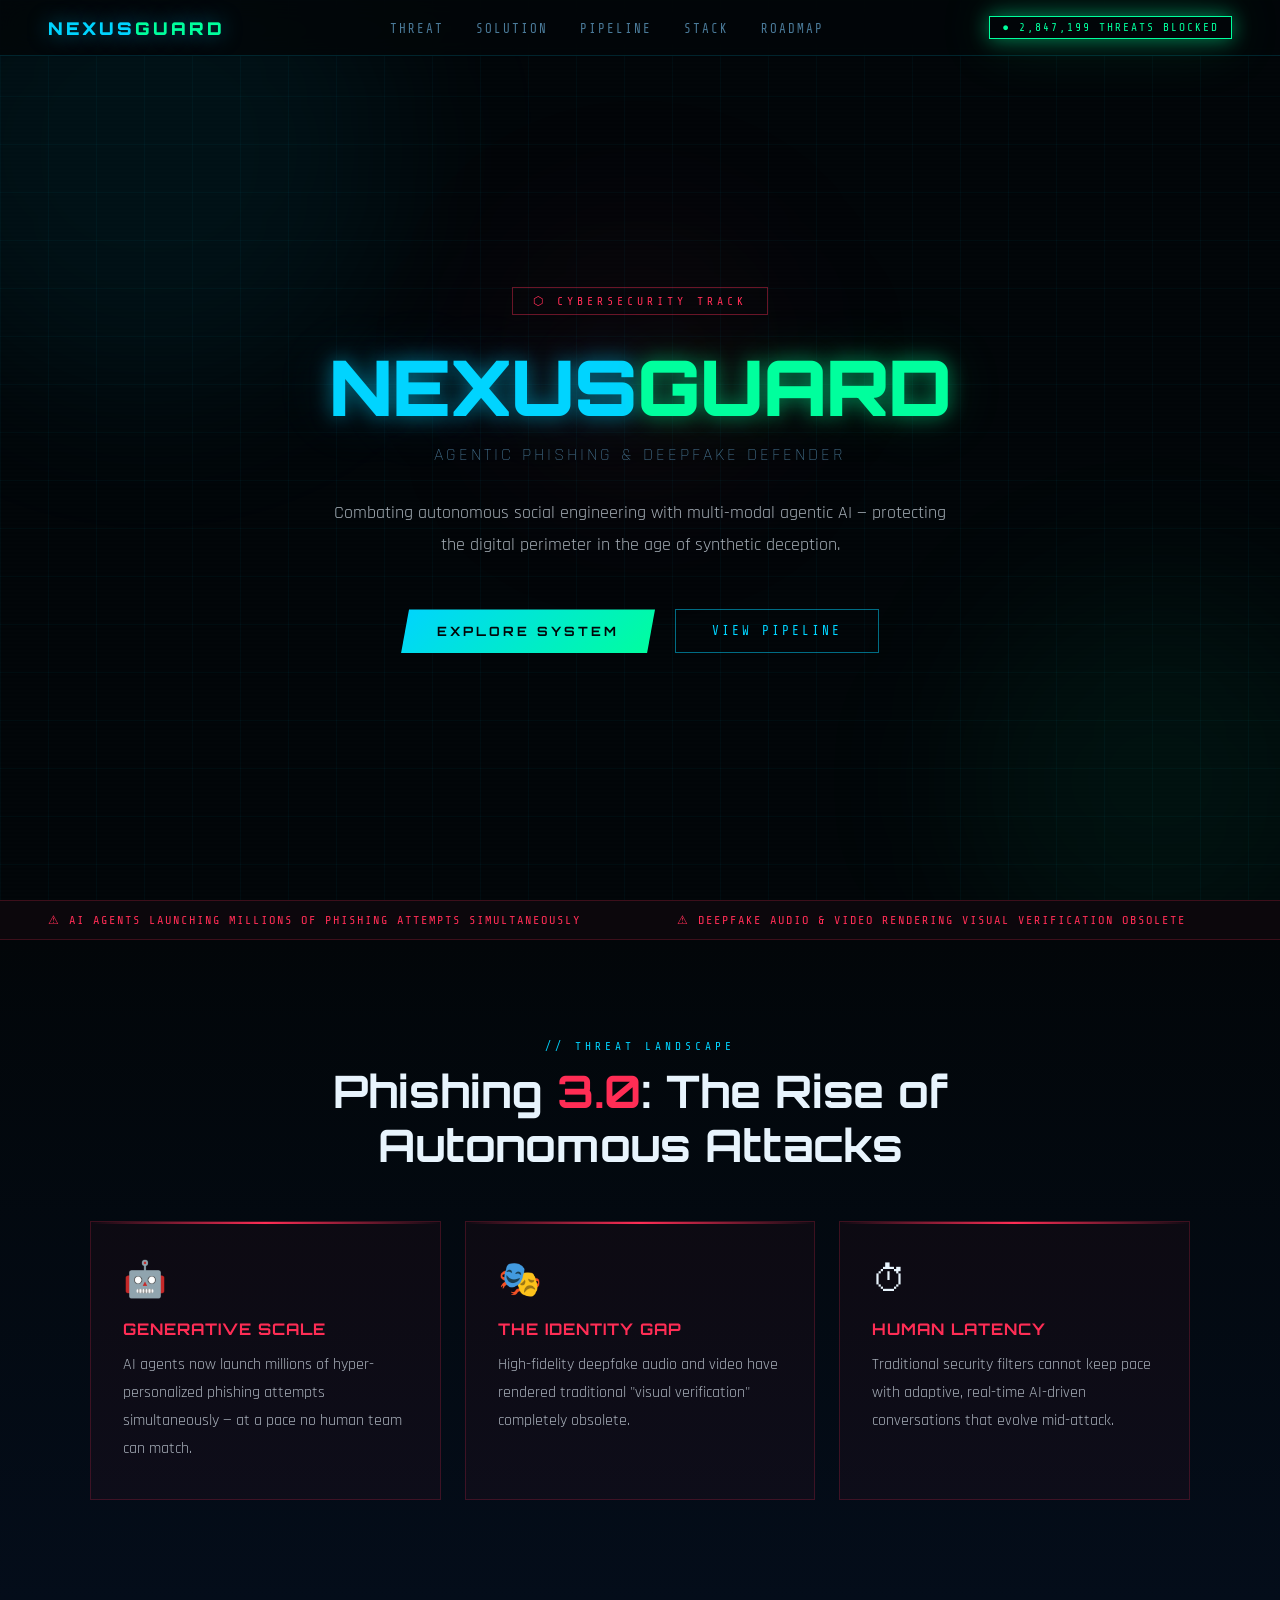
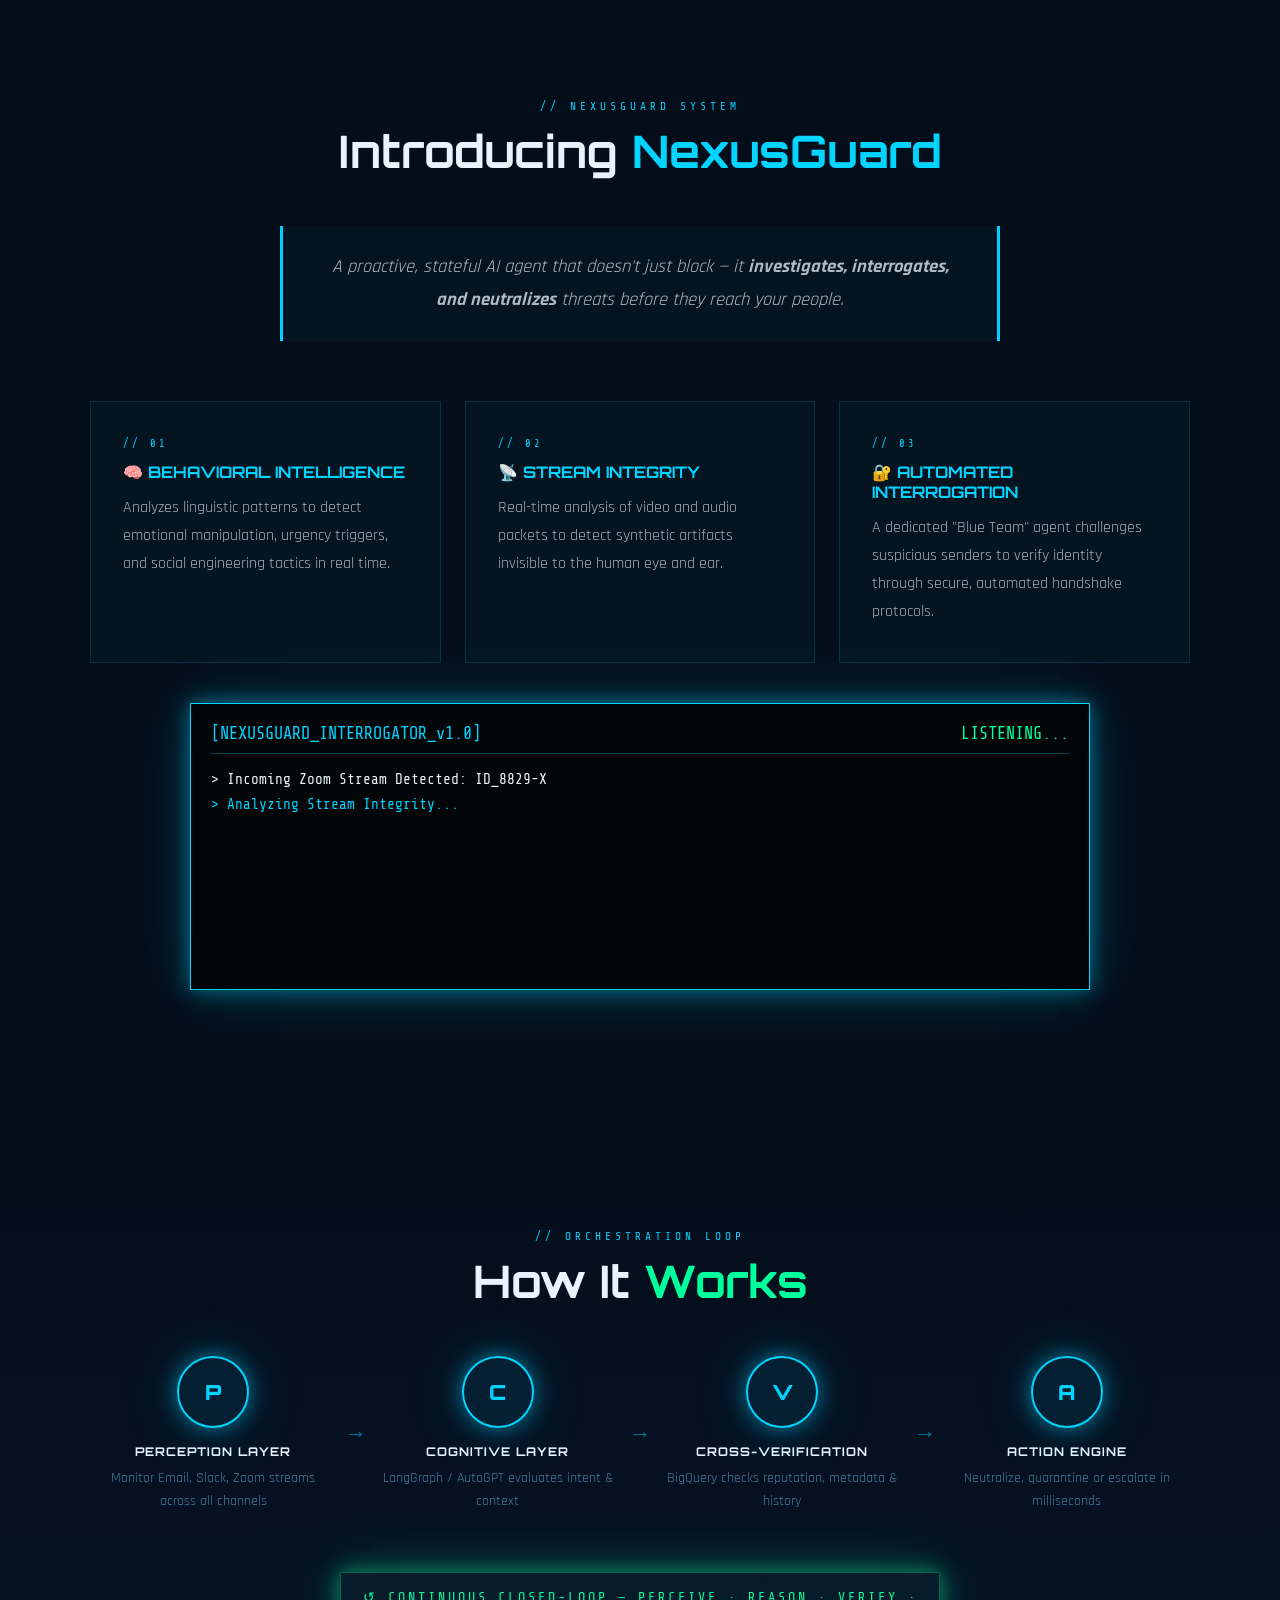
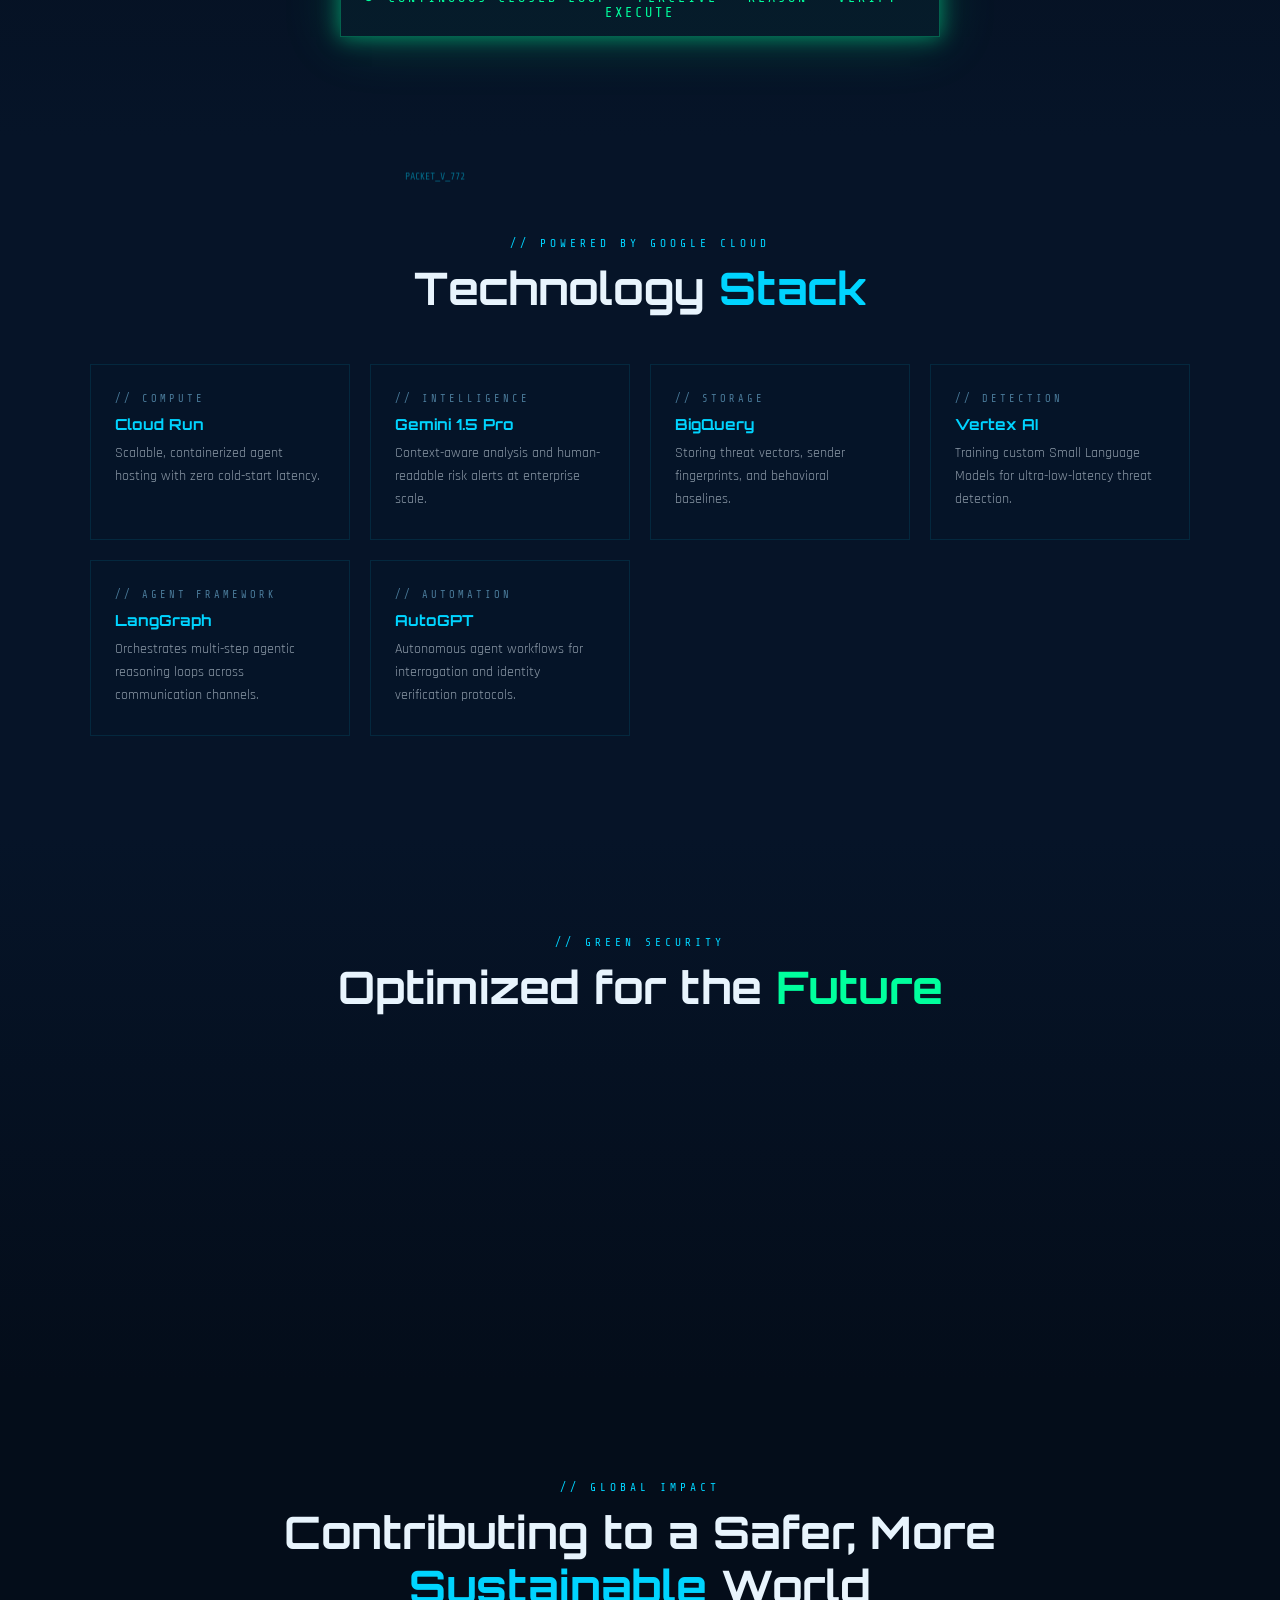
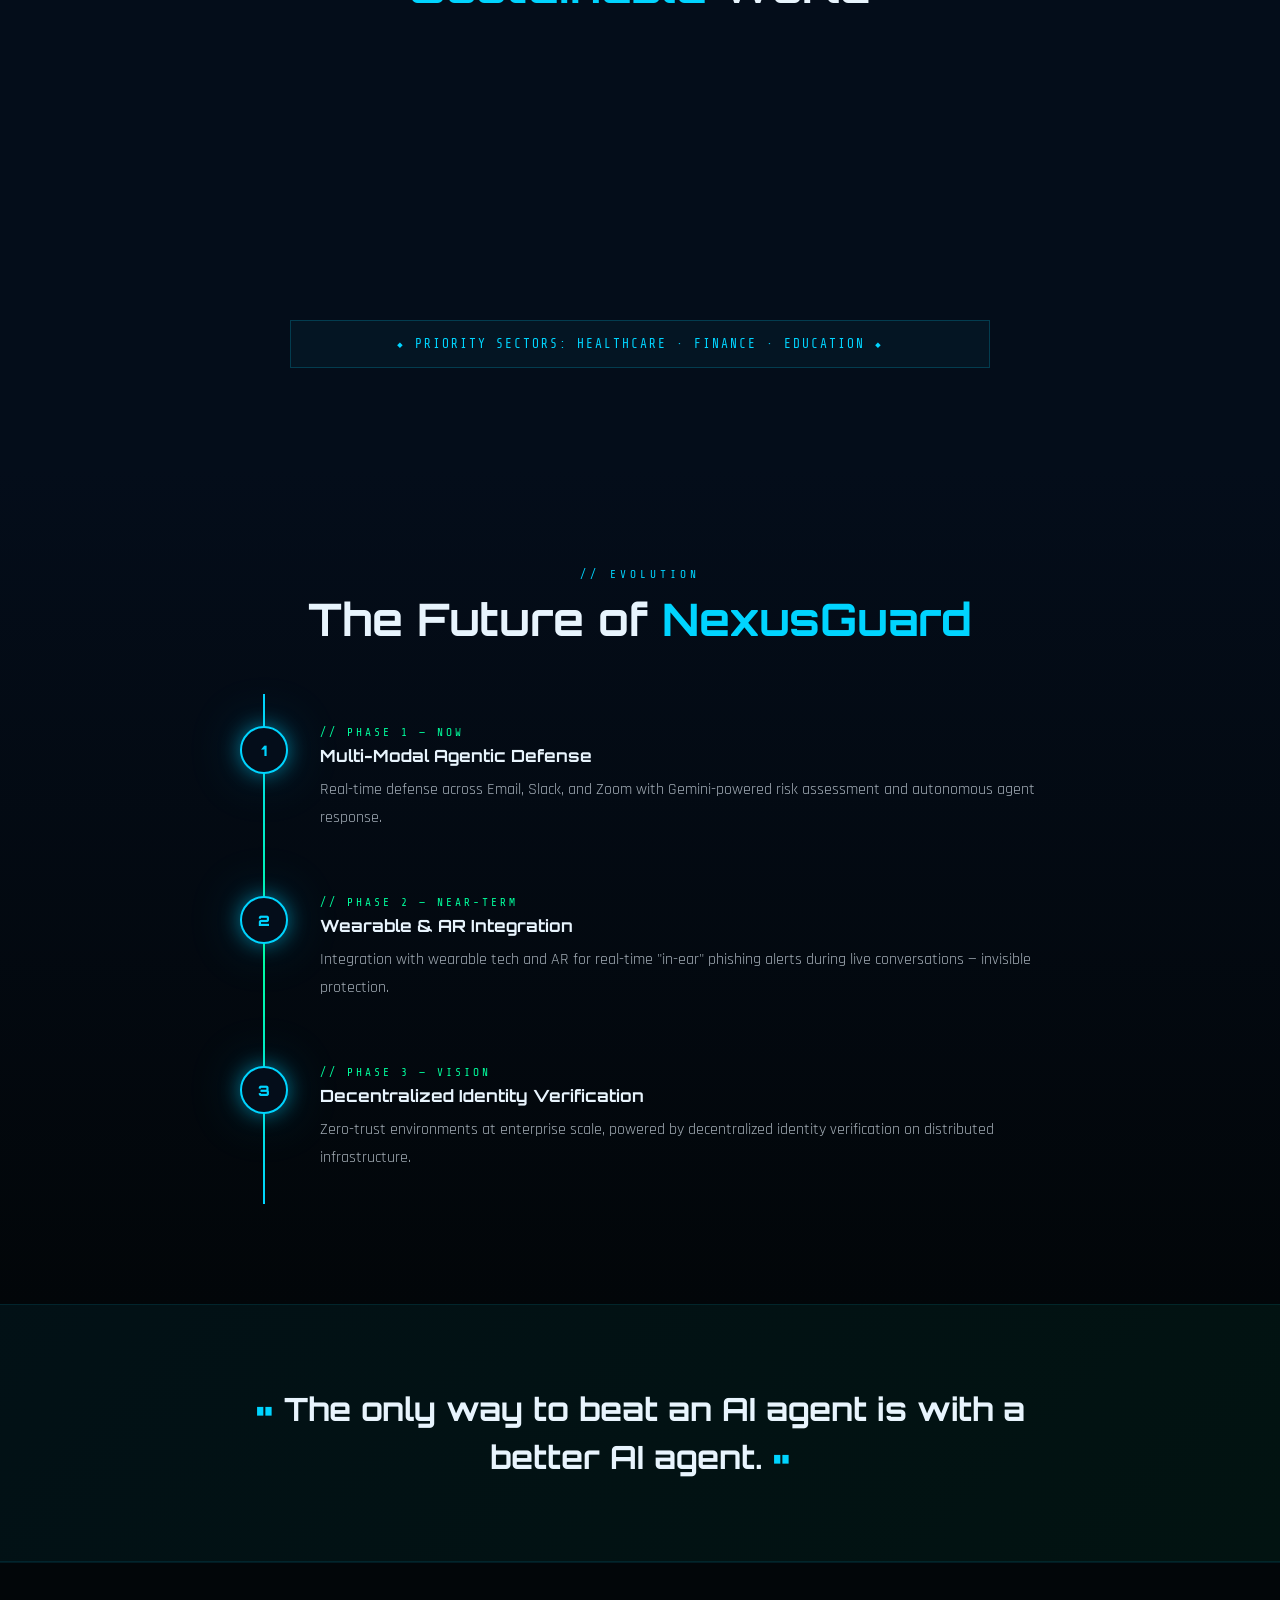
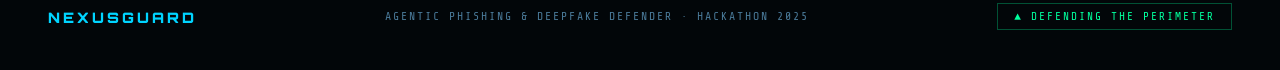
<file: nexusguard .html/index.html>
<!DOCTYPE html>
<html lang="en">
<head>
<meta charset="UTF-8" />
<meta name="viewport" content="width=device-width, initial-scale=1.0"/>
<title>NexusGuard — Agentic Phishing & Deepfake Defender</title>
<link href="https://fonts.googleapis.com/css2?family=Orbitron:wght@400;700;900&family=Rajdhani:wght@300;400;600&family=Share+Tech+Mono&display=swap" rel="stylesheet"/>
<style>
  :root {
    --black: #020609;
    --navy: #040d1a;
    --blue-deep: #061428;
    --cyan: #00d4ff;
    --cyan-dim: #00a8cc;
    --green: #00ff9d;
    --green-dim: #00cc7a;
    --red: #ff2d55;
    --red-dim: #cc1f3f;
    --white: #e8f4fd;
    --muted: #4a7a99;
    --grid: rgba(0,212,255,0.04);
    --glow-cyan: 0 0 20px rgba(0,212,255,0.5), 0 0 60px rgba(0,212,255,0.2);
    --glow-green: 0 0 20px rgba(0,255,157,0.5), 0 0 60px rgba(0,255,157,0.2);
    --glow-red: 0 0 20px rgba(255,45,85,0.5), 0 0 60px rgba(255,45,85,0.2);
  }

  * { margin:0; padding:0; box-sizing:border-box; }

  html { scroll-behavior: smooth; }

  body {
    background: var(--black);
    color: var(--white);
    font-family: 'Rajdhani', sans-serif;
    font-size: 17px;
    overflow-x: hidden;
    cursor: crosshair;
  }

  /* ── GRID BACKGROUND ── */
  body::before {
    content:'';
    position:fixed; inset:0; z-index:0;
    background-image:
      linear-gradient(var(--grid) 1px, transparent 1px),
      linear-gradient(90deg, var(--grid) 1px, transparent 1px);
    background-size: 48px 48px;
    pointer-events:none;
  }

  /* ── SCANLINES ── */
  body::after {
    content:'';
    position:fixed; inset:0; z-index:1;
    background: repeating-linear-gradient(
      0deg,
      transparent,
      transparent 2px,
      rgba(0,0,0,0.07) 2px,
      rgba(0,0,0,0.07) 4px
    );
    pointer-events:none;
  }

  section, header, footer { position:relative; z-index:2; }

  /* ── NAVBAR ── */
  nav {
    position:fixed; top:0; left:0; right:0; z-index:100;
    display:flex; align-items:center; justify-content:space-between;
    padding: 16px 48px;
    background: rgba(2,6,9,0.85);
    backdrop-filter: blur(12px);
    border-bottom: 1px solid rgba(0,212,255,0.15);
  }
  .nav-logo {
    font-family:'Orbitron',monospace;
    font-size:1.1rem; font-weight:900;
    color:var(--cyan);
    letter-spacing:3px;
    text-shadow: var(--glow-cyan);
  }
  .nav-logo span { color:var(--green); }
  .nav-links { display:flex; gap:32px; list-style:none; }
  .nav-links a {
    font-family:'Share Tech Mono',monospace;
    font-size:0.78rem; color:var(--muted);
    text-decoration:none; letter-spacing:2px;
    transition: color .25s, text-shadow .25s;
  }
  .nav-links a:hover { color:var(--cyan); text-shadow: var(--glow-cyan); }
  .nav-badge {
    font-family:'Share Tech Mono',monospace;
    font-size:0.7rem; color:var(--green);
    border:1px solid var(--green);
    padding:4px 12px; letter-spacing:2px;
    box-shadow: var(--glow-green);
    animation: pulse-badge 2s infinite;
  }
  @keyframes pulse-badge {
    0%,100% { opacity:1; } 50% { opacity:.6; }
  }

  /* ── HERO ── */
  #hero {
    min-height:100vh;
    display:flex; flex-direction:column;
    align-items:center; justify-content:center;
    text-align:center;
    padding: 120px 24px 80px;
    position:relative; overflow:hidden;
  }

  .hero-orb {
    position:absolute;
    border-radius:50%;
    filter:blur(80px);
    pointer-events:none;
  }
  .orb1 { width:500px; height:500px; background:rgba(0,212,255,0.06); top:-100px; left:-100px; }
  .orb2 { width:400px; height:400px; background:rgba(0,255,157,0.05); bottom:-80px; right:-80px; }
  .orb3 { width:300px; height:300px; background:rgba(255,45,85,0.04); top:40%; left:50%; transform:translate(-50%,-50%); }

  .hero-tag {
    font-family:'Share Tech Mono',monospace;
    font-size:0.72rem; letter-spacing:4px;
    color:var(--red); text-transform:uppercase;
    border:1px solid rgba(255,45,85,0.4);
    padding:6px 20px; margin-bottom:32px;
    display:inline-block;
    animation: fadeSlideDown .8s ease both;
  }

  h1 {
    font-family:'Orbitron',monospace;
    font-size: clamp(2.4rem, 6vw, 5rem);
    font-weight:900; line-height:1.05;
    letter-spacing:-1px;
    animation: fadeSlideDown .9s .1s ease both;
  }
  h1 .nexus { color:var(--cyan); text-shadow: var(--glow-cyan); }
  h1 .guard { color:var(--green); text-shadow: var(--glow-green); }

  .hero-sub {
    font-size:1.15rem; font-weight:300; letter-spacing:3px;
    color:var(--muted); margin-top:16px; text-transform:uppercase;
    animation: fadeSlideDown 1s .2s ease both;
  }

  .hero-desc {
    max-width:640px; margin:32px auto 0;
    font-size:1.1rem; line-height:1.8;
    color:rgba(232,244,253,0.7);
    animation: fadeSlideDown 1s .3s ease both;
  }

  .hero-cta {
    display:flex; gap:20px; margin-top:48px; flex-wrap:wrap; justify-content:center;
    animation: fadeSlideDown 1s .4s ease both;
  }
  .btn-primary {
    font-family:'Orbitron',monospace;
    font-size:0.8rem; font-weight:700; letter-spacing:3px;
    padding:14px 36px;
    background: linear-gradient(135deg, var(--cyan), var(--green));
    color:var(--black); border:none; cursor:pointer;
    clip-path: polygon(8px 0%, 100% 0%, calc(100% - 8px) 100%, 0% 100%);
    transition: all .3s; text-decoration:none; display:inline-block;
  }
  .btn-primary:hover { transform:translateY(-3px); box-shadow: var(--glow-cyan); }
  .btn-outline {
    font-family:'Share Tech Mono',monospace;
    font-size:0.8rem; letter-spacing:3px;
    padding:14px 36px;
    background:transparent; color:var(--cyan);
    border:1px solid rgba(0,212,255,0.5);
    cursor:pointer; text-decoration:none; display:inline-block;
    transition:all .3s;
  }
  .btn-outline:hover { background:rgba(0,212,255,0.08); box-shadow: var(--glow-cyan); }

  /* ── THREAT TICKER ── */
  .ticker-wrap {
    width:100%; overflow:hidden;
    border-top:1px solid rgba(255,45,85,0.2);
    border-bottom:1px solid rgba(255,45,85,0.2);
    background:rgba(255,45,85,0.04);
    padding:12px 0; margin:0;
  }
  .ticker {
    display:flex; white-space:nowrap;
    animation: ticker 30s linear infinite;
  }
  .ticker-item {
    font-family:'Share Tech Mono',monospace;
    font-size:0.75rem; color:var(--red);
    letter-spacing:2px; padding:0 48px;
  }
  .ticker-item::before { content:'⚠ '; }
  @keyframes ticker {
    0% { transform:translateX(0); }
    100% { transform:translateX(-50%); }
  }

  /* ── SECTIONS COMMON ── */
  section { padding:100px 48px; }
  .section-label {
    font-family:'Share Tech Mono',monospace;
    font-size:0.7rem; letter-spacing:4px;
    color:var(--cyan); text-transform:uppercase;
    margin-bottom:12px;
  }
  h2 {
    font-family:'Orbitron',monospace;
    font-size: clamp(1.6rem, 3.5vw, 2.8rem);
    font-weight:700; line-height:1.2;
    margin-bottom:48px;
  }
  .cyan { color:var(--cyan); }
  .green { color:var(--green); }
  .red { color:var(--red); }

  /* ── PROBLEM SECTION ── */
  #problem { background: linear-gradient(180deg, var(--black), var(--navy)); }
  .problem-grid {
    display:grid; grid-template-columns:repeat(auto-fit, minmax(280px, 1fr));
    gap:24px; max-width:1100px; margin:0 auto;
  }
  .problem-card {
    border:1px solid rgba(255,45,85,0.2);
    background: rgba(255,45,85,0.04);
    padding:36px 32px;
    position:relative; overflow:hidden;
    transition: border-color .3s, transform .3s;
    opacity:0; transform:translateY(30px);
    transition: opacity .6s ease, transform .6s ease, border-color .3s;
  }
  .problem-card.visible { opacity:1; transform:translateY(0); }
  .problem-card:hover { border-color:rgba(255,45,85,0.6); transform:translateY(-6px); }
  .problem-card::before {
    content:'';
    position:absolute; top:0; left:0; right:0; height:2px;
    background:linear-gradient(90deg, transparent, var(--red), transparent);
  }
  .card-icon {
    font-size:2.2rem; margin-bottom:16px; display:block;
  }
  .card-title {
    font-family:'Orbitron',monospace;
    font-size:1rem; font-weight:700;
    color:var(--red); letter-spacing:1px; margin-bottom:12px;
  }
  .card-text { font-size:1rem; line-height:1.75; color:rgba(232,244,253,0.7); }

  /* ── SOLUTION SECTION ── */
  #solution { background: var(--navy); }
  .solution-hero {
    max-width:720px; margin:0 auto 60px;
    text-align:center;
    font-size:1.15rem; line-height:1.8;
    color:rgba(232,244,253,0.75);
    font-style:italic;
    border-left:3px solid var(--cyan);
    border-right:3px solid var(--cyan);
    padding:24px 40px;
    background:rgba(0,212,255,0.03);
  }
  .features-grid {
    display:grid; grid-template-columns:repeat(auto-fit, minmax(300px, 1fr));
    gap:24px; max-width:1100px; margin:0 auto;
  }
  .feature-card {
    border:1px solid rgba(0,212,255,0.15);
    background: rgba(0,212,255,0.03);
    padding:36px 32px;
    position:relative;
    opacity:0; transform:translateX(-20px);
    transition: opacity .6s ease, transform .6s ease;
  }
  .feature-card.visible { opacity:1; transform:translateX(0); }
  .feature-card:hover { border-color:rgba(0,212,255,0.5); background:rgba(0,212,255,0.06); }
  .feature-card::after {
    content:'';
    position:absolute; bottom:0; left:0; right:0; height:2px;
    background:linear-gradient(90deg, transparent, var(--cyan), transparent);
    transform:scaleX(0); transition:transform .4s;
  }
  .feature-card:hover::after { transform:scaleX(1); }
  .feat-num {
    font-family:'Share Tech Mono',monospace;
    font-size:0.65rem; color:var(--cyan);
    letter-spacing:3px; margin-bottom:12px; display:block;
  }
  .feat-title {
    font-family:'Orbitron',monospace;
    font-size:1rem; font-weight:700;
    color:var(--cyan); margin-bottom:12px;
  }

  /* ── HOW IT WORKS ── */
  #how { background:linear-gradient(180deg, var(--navy), var(--blue-deep)); }
  .pipeline {
    display:flex; align-items:center; justify-content:center;
    flex-wrap:wrap; gap:0; max-width:1100px; margin:0 auto 60px;
  }
  .pipe-step {
    text-align:center; flex:1; min-width:180px;
    opacity:0; transform:scale(.85);
    transition:opacity .5s ease, transform .5s ease;
  }
  .pipe-step.visible { opacity:1; transform:scale(1); }
  .pipe-dot {
    width:72px; height:72px; border-radius:50%;
    border:2px solid var(--cyan);
    display:flex; align-items:center; justify-content:center;
    margin:0 auto 16px;
    font-family:'Orbitron',monospace; font-size:1.3rem; font-weight:900;
    color:var(--cyan);
    background:rgba(0,212,255,0.08);
    box-shadow: var(--glow-cyan);
    position:relative; z-index:1;
    transition:background .3s, transform .3s;
  }
  .pipe-step:hover .pipe-dot { background:rgba(0,212,255,0.2); transform:scale(1.1); }
  .pipe-label {
    font-family:'Orbitron',monospace;
    font-size:0.75rem; font-weight:700;
    color:var(--white); letter-spacing:1px; margin-bottom:8px;
  }
  .pipe-desc { font-size:0.88rem; color:var(--muted); line-height:1.6; padding:0 8px; }
  .pipe-arrow {
    color:var(--cyan); font-size:1.4rem; padding:0 8px;
    flex-shrink:0; opacity:.5;
  }

  .loop-badge {
    display:block; text-align:center; margin-top:32px;
    font-family:'Share Tech Mono',monospace;
    font-size:0.85rem; letter-spacing:3px;
    color:var(--green);
    padding:16px;
    border:1px solid rgba(0,255,157,0.3);
    max-width:600px; margin:32px auto 0;
    background:rgba(0,255,157,0.04);
    box-shadow: var(--glow-green);
  }

  /* ── TECH STACK ── */
  #tech { background:var(--blue-deep); }
  .tech-grid {
    display:grid; grid-template-columns:repeat(auto-fit, minmax(220px, 1fr));
    gap:20px; max-width:1100px; margin:0 auto;
  }
  .tech-card {
    border:1px solid rgba(0,212,255,0.1);
    padding:28px 24px;
    background: rgba(6,20,40,0.8);
    opacity:0; transform:translateY(20px);
    transition:opacity .5s ease, transform .5s ease;
    position:relative;
  }
  .tech-card.visible { opacity:1; transform:translateY(0); }
  .tech-card:hover { border-color:var(--cyan); }
  .tech-tag {
    font-family:'Share Tech Mono',monospace;
    font-size:0.65rem; color:var(--muted); letter-spacing:3px;
    display:block; margin-bottom:10px;
  }
  .tech-name {
    font-family:'Orbitron',monospace; font-size:0.95rem; font-weight:700;
    color:var(--cyan); margin-bottom:8px;
  }
  .tech-desc { font-size:0.9rem; color:rgba(232,244,253,0.6); line-height:1.6; }

  /* ── METRICS ── */
  #metrics { background:linear-gradient(180deg, var(--blue-deep), var(--navy)); }
  .metrics-grid {
    display:grid; grid-template-columns:repeat(auto-fit, minmax(240px, 1fr));
    gap:24px; max-width:1000px; margin:0 auto;
  }
  .metric-card {
    text-align:center; padding:48px 24px;
    border:1px solid rgba(0,255,157,0.2);
    background:rgba(0,255,157,0.03);
    opacity:0; transform:scale(.9);
    transition:opacity .6s ease, transform .6s ease;
  }
  .metric-card.visible { opacity:1; transform:scale(1); }
  .metric-num {
    font-family:'Orbitron',monospace;
    font-size: clamp(2.5rem, 5vw, 4rem);
    font-weight:900; color:var(--green);
    text-shadow: var(--glow-green);
    display:block; line-height:1;
    margin-bottom:12px;
  }
  .metric-label {
    font-family:'Share Tech Mono',monospace;
    font-size:0.75rem; letter-spacing:3px;
    color:var(--muted); text-transform:uppercase;
  }

  /* ── SDG ── */
  #sdg { background:var(--navy); }
  .sdg-grid {
    display:grid; grid-template-columns:repeat(auto-fit, minmax(320px, 1fr));
    gap:24px; max-width:1000px; margin:0 auto 40px;
  }
  .sdg-card {
    padding:36px 32px;
    border:1px solid rgba(0,212,255,0.15);
    background:rgba(0,212,255,0.03);
    opacity:0; transform:translateY(20px);
    transition:opacity .5s ease, transform .5s ease;
  }
  .sdg-card.visible { opacity:1; transform:translateY(0); }
  .sdg-num {
    font-family:'Orbitron',monospace; font-size:0.75rem;
    color:var(--cyan); letter-spacing:3px; display:block; margin-bottom:10px;
  }
  .sdg-title {
    font-family:'Orbitron',monospace; font-size:1.05rem; font-weight:700;
    color:var(--white); margin-bottom:14px;
  }
  .sectors {
    margin-top:32px;
    font-family:'Share Tech Mono',monospace; font-size:0.8rem;
    text-align:center; color:var(--cyan); letter-spacing:2px;
    padding:16px; border:1px solid rgba(0,212,255,0.2);
    background:rgba(0,212,255,0.04);
    max-width:700px; margin:32px auto 0;
  }

  /* ── ROADMAP ── */
  #roadmap { background:linear-gradient(180deg, var(--navy), var(--black)); }
  .roadmap-items {
    display:flex; flex-direction:column; gap:0;
    max-width:800px; margin:0 auto;
    position:relative;
  }
  .roadmap-items::before {
    content:'';
    position:absolute; left:23px; top:0; bottom:0; width:2px;
    background:linear-gradient(180deg, var(--cyan), var(--green), var(--cyan));
  }
  .roadmap-item {
    display:flex; gap:32px; padding:32px 0;
    opacity:0; transform:translateX(30px);
    transition:opacity .6s ease, transform .6s ease;
  }
  .roadmap-item.visible { opacity:1; transform:translateX(0); }
  .rm-dot {
    width:48px; height:48px; border-radius:50%;
    background:var(--navy); border:2px solid var(--cyan);
    display:flex; align-items:center; justify-content:center;
    flex-shrink:0;
    font-family:'Orbitron',monospace; font-size:.9rem; font-weight:900;
    color:var(--cyan);
    box-shadow: var(--glow-cyan);
  }
  .rm-phase {
    font-family:'Share Tech Mono',monospace; font-size:0.7rem;
    color:var(--green); letter-spacing:3px; margin-bottom:6px;
  }
  .rm-title {
    font-family:'Orbitron',monospace; font-size:1.05rem; font-weight:700;
    color:var(--white); margin-bottom:10px;
  }

  /* ── QUOTE ── */
  .big-quote {
    text-align:center; padding:80px 48px;
    background:linear-gradient(135deg, rgba(0,212,255,0.05), rgba(0,255,157,0.05));
    border-top:1px solid rgba(0,212,255,0.1);
    border-bottom:1px solid rgba(0,212,255,0.1);
  }
  .big-quote blockquote {
    font-family:'Orbitron',monospace;
    font-size: clamp(1.2rem, 2.5vw, 2rem);
    font-weight:700;
    color:var(--white);
    max-width:800px; margin:0 auto;
    line-height:1.5;
  }
  .big-quote blockquote::before,
  .big-quote blockquote::after {
    content:'"';
    color:var(--cyan);
    font-size:3rem; line-height:0; vertical-align:-.4em;
  }

  /* ── FOOTER ── */
  footer {
    background:var(--black);
    border-top:1px solid rgba(0,212,255,0.1);
    padding:40px 48px;
    display:flex; align-items:center; justify-content:space-between;
    flex-wrap:wrap; gap:16px;
  }
  .footer-logo {
    font-family:'Orbitron',monospace; font-size:.9rem; font-weight:900;
    color:var(--cyan); letter-spacing:3px;
  }
  .footer-tag {
    font-family:'Share Tech Mono',monospace; font-size:0.72rem;
    color:var(--muted); letter-spacing:2px;
  }
  .footer-badge {
    font-family:'Share Tech Mono',monospace; font-size:0.7rem;
    color:var(--green); border:1px solid rgba(0,255,157,0.3);
    padding:6px 16px; letter-spacing:2px;
  }

  /* ── ANIMATIONS ── */
  @keyframes fadeSlideDown {
    from { opacity:0; transform:translateY(-20px); }
    to   { opacity:1; transform:translateY(0); }
  }

  /* ── GLITCH EFFECT on h1 ── */
  h1 { position:relative; }
  h1::after {
    content:attr(data-text);
    position:absolute; left:2px; top:0;
    color:var(--red);
    clip-path:polygon(0 30%,100% 30%,100% 50%,0 50%);
    opacity:0;
    animation:glitch 6s infinite;
  }
  @keyframes glitch {
    0%,90%,100% { opacity:0; transform:translateX(0); }
    92% { opacity:.4; transform:translateX(-4px); }
    94% { opacity:.4; transform:translateX(4px); }
    96% { opacity:0; }
  }

  /* ── RESPONSIVE ── */
  @media (max-width:768px) {
    nav { padding:14px 20px; }
    .nav-links { display:none; }
    section { padding:60px 20px; }
    .pipe-arrow { display:none; }
    footer { flex-direction:column; text-align:center; }
  }

  /* ── CUSTOM SCROLLBAR ── */
  ::-webkit-scrollbar { width:6px; }
  ::-webkit-scrollbar-track { background:var(--black); }
  ::-webkit-scrollbar-thumb { background:var(--cyan); }
</style>
</head>
<body>

<!-- NAV -->
<nav>
  <div class="nav-logo">NEXUS<span>GUARD</span></div>
  <ul class="nav-links">
    <li><a href="#problem">THREAT</a></li>
    <li><a href="#solution">SOLUTION</a></li>
    <li><a href="#how">PIPELINE</a></li>
    <li><a href="#tech">STACK</a></li>
    <li><a href="#roadmap">ROADMAP</a></li>
  </ul>
  <div class="nav-badge">● LIVE DEFENSE</div>
</nav>

<!-- HERO -->
<header id="hero">
  <div class="hero-orb orb1"></div>
  <div class="hero-orb orb2"></div>
  <div class="hero-orb orb3"></div>

  <div class="hero-tag">⬡ CYBERSECURITY TRACK</div>

  <h1 data-text="NEXUSGUARD">
    <span class="nexus">NEXUS</span><span class="guard">GUARD</span>
  </h1>
  <p class="hero-sub">Agentic Phishing &amp; Deepfake Defender</p>
  <p class="hero-desc">
    Combating autonomous social engineering with multi-modal agentic AI —
    protecting the digital perimeter in the age of synthetic deception.
  </p>
  <div class="hero-cta">
    <a href="#solution" class="btn-primary">EXPLORE SYSTEM</a>
    <a href="#how" class="btn-outline">VIEW PIPELINE</a>
  </div>
</header>

<!-- THREAT TICKER -->
<div class="ticker-wrap">
  <div class="ticker">
    <span class="ticker-item">AI AGENTS LAUNCHING MILLIONS OF PHISHING ATTEMPTS SIMULTANEOUSLY</span>
    <span class="ticker-item">DEEPFAKE AUDIO &amp; VIDEO RENDERING VISUAL VERIFICATION OBSOLETE</span>
    <span class="ticker-item">TRADITIONAL SECURITY FILTERS CANNOT PACE ADAPTIVE AI CONVERSATIONS</span>
    <span class="ticker-item">SYNTHETIC DECEPTION TARGETING HEALTHCARE · FINANCE · EDUCATION</span>
    <span class="ticker-item">AI AGENTS LAUNCHING MILLIONS OF PHISHING ATTEMPTS SIMULTANEOUSLY</span>
    <span class="ticker-item">DEEPFAKE AUDIO &amp; VIDEO RENDERING VISUAL VERIFICATION OBSOLETE</span>
    <span class="ticker-item">TRADITIONAL SECURITY FILTERS CANNOT PACE ADAPTIVE AI CONVERSATIONS</span>
    <span class="ticker-item">SYNTHETIC DECEPTION TARGETING HEALTHCARE · FINANCE · EDUCATION</span>
  </div>
</div>

<!-- PROBLEM -->
<section id="problem">
  <div style="text-align:center;max-width:900px;margin:0 auto">
    <div class="section-label">// THREAT LANDSCAPE</div>
    <h2>Phishing <span class="red">3.0</span>: The Rise of<br>Autonomous Attacks</h2>
  </div>
  <div class="problem-grid">
    <div class="problem-card">
      <span class="card-icon">🤖</span>
      <div class="card-title">GENERATIVE SCALE</div>
      <p class="card-text">AI agents now launch millions of hyper-personalized phishing attempts simultaneously — at a pace no human team can match.</p>
    </div>
    <div class="problem-card">
      <span class="card-icon">🎭</span>
      <div class="card-title">THE IDENTITY GAP</div>
      <p class="card-text">High-fidelity deepfake audio and video have rendered traditional "visual verification" completely obsolete.</p>
    </div>
    <div class="problem-card">
      <span class="card-icon">⏱</span>
      <div class="card-title">HUMAN LATENCY</div>
      <p class="card-text">Traditional security filters cannot keep pace with adaptive, real-time AI-driven conversations that evolve mid-attack.</p>
    </div>
  </div>
</section>

<!-- SOLUTION -->
<section id="solution">
  <div style="text-align:center;max-width:900px;margin:0 auto">
    <div class="section-label">// NEXUSGUARD SYSTEM</div>
    <h2>Introducing <span class="cyan">NexusGuard</span></h2>
  </div>
  <div class="solution-hero">
    A proactive, stateful AI agent that doesn't just block — it <strong>investigates, interrogates, and neutralizes</strong> threats before they reach your people.
  </div>
  <div class="features-grid">
    <div class="feature-card">
      <span class="feat-num">// 01</span>
      <div class="feat-title">🧠 BEHAVIORAL INTELLIGENCE</div>
      <p class="card-text">Analyzes linguistic patterns to detect emotional manipulation, urgency triggers, and social engineering tactics in real time.</p>
    </div>
    <div class="feature-card">
      <span class="feat-num">// 02</span>
      <div class="feat-title">📡 STREAM INTEGRITY</div>
      <p class="card-text">Real-time analysis of video and audio packets to detect synthetic artifacts invisible to the human eye and ear.</p>
    </div>
    <div class="feature-card">
      <span class="feat-num">// 03</span>
      <div class="feat-title">🔐 AUTOMATED INTERROGATION</div>
      <p class="card-text">A dedicated "Blue Team" agent challenges suspicious senders to verify identity through secure, automated handshake protocols.</p>
    </div>
  </div>
  <div class="terminal-container visible" style="max-width:900px; margin: 40px auto; background: var(--black); border: 1px solid var(--cyan); padding: 20px; font-family: 'Share Tech Mono', monospace; box-shadow: var(--glow-cyan);">
  <div style="color: var(--cyan); border-bottom: 1px solid rgba(0,212,255,0.3); padding-bottom: 10px; margin-bottom: 15px; display: flex; justify-content: space-between;">
    <span>[NEXUSGUARD_INTERROGATOR_v1.0]</span>
    <span id="terminal-status" style="color: var(--green);">LISTENING...</span>
  </div>
  <div id="terminal-body" style="height: 200px; overflow-y: hidden; font-size: 0.9rem; line-height: 1.4; color: var(--white);">
    </div>
</div>
</section>

<!-- HOW IT WORKS -->
<section id="how">
  <div style="text-align:center;max-width:900px;margin:0 auto">
    <div class="section-label">// ORCHESTRATION LOOP</div>
    <h2>How It <span class="green">Works</span></h2>
  </div>
  <div class="pipeline">
    <div class="pipe-step">
      <div class="pipe-dot">P</div>
      <div class="pipe-label">PERCEPTION LAYER</div>
      <p class="pipe-desc">Monitor Email, Slack, Zoom streams across all channels</p>
    </div>
    <div class="pipe-arrow">→</div>
    <div class="pipe-step">
      <div class="pipe-dot">C</div>
      <div class="pipe-label">COGNITIVE LAYER</div>
      <p class="pipe-desc">LangGraph / AutoGPT evaluates intent &amp; context</p>
    </div>
    <div class="pipe-arrow">→</div>
    <div class="pipe-step">
      <div class="pipe-dot">V</div>
      <div class="pipe-label">CROSS-VERIFICATION</div>
      <p class="pipe-desc">BigQuery checks reputation, metadata &amp; history</p>
    </div>
    <div class="pipe-arrow">→</div>
    <div class="pipe-step">
      <div class="pipe-dot">A</div>
      <div class="pipe-label">ACTION ENGINE</div>
      <p class="pipe-desc">Neutralize, quarantine or escalate in milliseconds</p>
    </div>
  </div>
  <div class="loop-badge">
    ↺ CONTINUOUS CLOSED-LOOP — PERCEIVE · REASON · VERIFY · EXECUTE
  </div>
</section>

<!-- TECH STACK -->
<section id="tech">
  <div style="text-align:center;max-width:900px;margin:0 auto">
    <div class="section-label">// POWERED BY GOOGLE CLOUD</div>
    <h2>Technology <span class="cyan">Stack</span></h2>
  </div>
  <div class="tech-grid">
    <div class="tech-card">
      <span class="tech-tag">// COMPUTE</span>
      <div class="tech-name">Cloud Run</div>
      <p class="tech-desc">Scalable, containerized agent hosting with zero cold-start latency.</p>
    </div>
    <div class="tech-card">
      <span class="tech-tag">// INTELLIGENCE</span>
      <div class="tech-name">Gemini 1.5 Pro</div>
      <p class="tech-desc">Context-aware analysis and human-readable risk alerts at enterprise scale.</p>
    </div>
    <div class="tech-card">
      <span class="tech-tag">// STORAGE</span>
      <div class="tech-name">BigQuery</div>
      <p class="tech-desc">Storing threat vectors, sender fingerprints, and behavioral baselines.</p>
    </div>
    <div class="tech-card">
      <span class="tech-tag">// DETECTION</span>
      <div class="tech-name">Vertex AI</div>
      <p class="tech-desc">Training custom Small Language Models for ultra-low-latency threat detection.</p>
    </div>
    <div class="tech-card">
      <span class="tech-tag">// AGENT FRAMEWORK</span>
      <div class="tech-name">LangGraph</div>
      <p class="tech-desc">Orchestrates multi-step agentic reasoning loops across communication channels.</p>
    </div>
    <div class="tech-card">
      <span class="tech-tag">// AUTOMATION</span>
      <div class="tech-name">AutoGPT</div>
      <p class="tech-desc">Autonomous agent workflows for interrogation and identity verification protocols.</p>
    </div>
  </div>
</section>

<!-- METRICS -->
<section id="metrics">
  <div style="text-align:center;max-width:900px;margin:0 auto">
    <div class="section-label">// GREEN SECURITY</div>
    <h2>Optimized for the <span class="green">Future</span></h2>
  </div>
  <div class="metrics-grid">
    <div class="metric-card">
      <span class="metric-num">~60%</span>
      <span class="metric-label">Energy Reduction<br>via Quantized Models</span>
    </div>
    <div class="metric-card">
      <span class="metric-num">24/7</span>
      <span class="metric-label">Carbon-Aware<br>Scaling</span>
    </div>
    <div class="metric-card">
      <span class="metric-num">0</span>
      <span class="metric-label">Manual SOC<br>Overhead</span>
    </div>
  </div>
</section>

<!-- SDG -->
<section id="sdg">
  <div style="text-align:center;max-width:900px;margin:0 auto">
    <div class="section-label">// GLOBAL IMPACT</div>
    <h2>Contributing to a Safer, More <span class="cyan">Sustainable</span> World</h2>
  </div>
  <div class="sdg-grid">
    <div class="sdg-card">
      <span class="sdg-num">SDG 9</span>
      <div class="sdg-title">Industry, Innovation &amp; Infrastructure</div>
      <p class="card-text">Building resilient digital infrastructure capable of withstanding AI-powered cyber-warfare and large-scale disinformation campaigns targeting critical systems.</p>
    </div>
    <div class="sdg-card">
      <span class="sdg-num">SDG 16</span>
      <div class="sdg-title">Peace, Justice &amp; Strong Institutions</div>
      <p class="card-text">Reducing financial fraud and identity theft in local communities by neutralizing deepfake-based social engineering before it causes harm.</p>
    </div>
  </div>
  <div class="sectors">
    ⬥ PRIORITY SECTORS: HEALTHCARE · FINANCE · EDUCATION ⬥
  </div>
</section>

<!-- ROADMAP -->
<section id="roadmap">
  <div style="text-align:center;max-width:900px;margin:0 auto">
    <div class="section-label">// EVOLUTION</div>
    <h2>The Future of <span class="cyan">NexusGuard</span></h2>
  </div>
  <div class="roadmap-items">
    <div class="roadmap-item">
      <div class="rm-dot">1</div>
      <div class="rm-content">
        <div class="rm-phase">// PHASE 1 — NOW</div>
        <div class="rm-title">Multi-Modal Agentic Defense</div>
        <p class="card-text">Real-time defense across Email, Slack, and Zoom with Gemini-powered risk assessment and autonomous agent response.</p>
      </div>
    </div>
    <div class="roadmap-item">
      <div class="rm-dot">2</div>
      <div class="rm-content">
        <div class="rm-phase">// PHASE 2 — NEAR-TERM</div>
        <div class="rm-title">Wearable &amp; AR Integration</div>
        <p class="card-text">Integration with wearable tech and AR for real-time "in-ear" phishing alerts during live conversations — invisible protection.</p>
      </div>
    </div>
    <div class="roadmap-item">
      <div class="rm-dot">3</div>
      <div class="rm-content">
        <div class="rm-phase">// PHASE 3 — VISION</div>
        <div class="rm-title">Decentralized Identity Verification</div>
        <p class="card-text">Zero-trust environments at enterprise scale, powered by decentralized identity verification on distributed infrastructure.</p>
      </div>
    </div>
  </div>
</section>

<!-- QUOTE -->
<div class="big-quote">
  <blockquote>
    The only way to beat an AI agent is with a better AI agent.
  </blockquote>
</div>

<!-- FOOTER -->
<footer>
  <div class="footer-logo">NEXUSGUARD</div>
  <div class="footer-tag">AGENTIC PHISHING &amp; DEEPFAKE DEFENDER · HACKATHON 2025</div>
  <div class="footer-badge">▲ DEFENDING THE PERIMETER</div>
</footer>

<script>
  // ── INTERSECTION OBSERVER for scroll animations ──
  const observer = new IntersectionObserver((entries) => {
    entries.forEach((entry, i) => {
      if (entry.isIntersecting) {
        setTimeout(() => entry.target.classList.add('visible'), i * 80);
      }
    });
  }, { threshold: 0.12 });

  document.querySelectorAll(
    '.problem-card, .feature-card, .pipe-step, .tech-card, .metric-card, .sdg-card, .roadmap-item'
  ).forEach(el => observer.observe(el));

  // ── GLITCH TEXT on hero h1 ──
  const h1 = document.querySelector('h1');
  if (h1) h1.setAttribute('data-text', h1.textContent);

  // ── LIVE THREAT COUNTER ──
  let count = 2847193;
  const badge = document.querySelector('.nav-badge');
  setInterval(() => {
    count += Math.floor(Math.random() * 7) + 1;
    badge.textContent = `● ${count.toLocaleString()} THREATS BLOCKED`;
  }, 1800);

  // ── CURSOR TRAIL ──
  const canvas = document.createElement('canvas');
  canvas.style.cssText = 'position:fixed;top:0;left:0;pointer-events:none;z-index:9999;';
  document.body.appendChild(canvas);
  const ctx = canvas.getContext('2d');
  let W = canvas.width = window.innerWidth;
  let H = canvas.height = window.innerHeight;
  window.addEventListener('resize', () => { W = canvas.width = window.innerWidth; H = canvas.height = window.innerHeight; });
  const dots = [];
  window.addEventListener('mousemove', e => {
    dots.push({ x: e.clientX, y: e.clientY, life: 1 });
    if (dots.length > 30) dots.shift();
  });
  function drawTrail() {
    ctx.clearRect(0, 0, W, H);
    dots.forEach((d, i) => {
      d.life -= 0.03;
      if (d.life <= 0) return;
      ctx.beginPath();
      ctx.arc(d.x, d.y, 3 * d.life, 0, Math.PI * 2);
      ctx.fillStyle = `rgba(0,212,255,${d.life * 0.5})`;
      ctx.fill();
    });
    requestAnimationFrame(drawTrail);
  }
  drawTrail();

  // ── SMOOTH SCROLL for nav links ──
  document.querySelectorAll('a[href^="#"]').forEach(a => {
    a.addEventListener('click', e => {
      e.preventDefault();
      document.querySelector(a.getAttribute('href'))?.scrollIntoView({ behavior: 'smooth' });
    });
  });

  // ── TERMINAL INTERROGATION SIMULATION ──
const terminalBody = document.getElementById('terminal-body');
const terminalStatus = document.getElementById('terminal-status');

const interrogationLogs = [
    { text: "> Incoming Zoom Stream Detected: ID_8829-X", color: 'var(--white)' },
    { text: "> Analyzing Stream Integrity...", color: 'var(--cyan)' },
    { text: "> WARNING: Synthetic Artifacts detected in audio (Pitch Variance < 0.02%)", color: 'var(--red)' },
    { text: "> Initializing Blue Team Agent Interrogation...", color: 'var(--cyan)' },
    { text: "> CHALLENGE: Requesting out-of-band PGP handshake...", color: 'var(--white)' },
    { text: "> SENDER_RESPONSE: Failed secure handshake.", color: 'var(--red)' },
    { text: "> ACTION: Stream Quarantined. Alerting SOC.", color: 'var(--red)' },
    { text: "> System state: SECURE", color: 'var(--green)' }
];

let logIndex = 0;
function runTerminal() {
    if (logIndex < interrogationLogs.length) {
        const line = document.createElement('div');
        line.style.color = interrogationLogs[logIndex].color;
        line.style.marginBottom = "5px";
        line.textContent = interrogationLogs[logIndex].text;
        terminalBody.appendChild(line);
        
        if (line.textContent.includes("WARNING") || line.textContent.includes("ACTION")) {
            terminalStatus.textContent = "THREAT DETECTED";
            terminalStatus.style.color = "var(--red)";
        }
        
        logIndex++;
        setTimeout(runTerminal, 2000);
    } else {
        setTimeout(() => {
            terminalBody.innerHTML = "";
            logIndex = 0;
            terminalStatus.textContent = "LISTENING...";
            terminalStatus.style.color = "var(--green)";
            runTerminal();
        }, 5000);
    }
}
runTerminal();

// ── DYNAMIC CARBON-AWARE SCALING ──
// PPT mentions workload routing to high renewable energy regions
function updateCloudRegion() {
    const regions = ["us-central1 (Green)", "europe-west1 (Carbon-Free)", "asia-east1 (Low-Grid)"];
    const randomRegion = regions[Math.floor(Math.random() * regions.length)];
    const metricCards = document.querySelectorAll('.metric-label');
    
    // Find the carbon card and update the footer or specific text
    const carbonCard = Array.from(metricCards).find(el => el.textContent.includes("Carbon-Aware"));
    if (carbonCard) {
        carbonCard.innerHTML = `Carbon-Aware Scaling<br><span style="color:var(--green)">Active: ${randomRegion}</span>`;
    }
}
setInterval(updateCloudRegion, 4000);

// ── STREAM INTEGRITY DATA STREAM ──
// PPT mentions monitoring Video/Audio packets
function createPacketStream() {
    const stackSection = document.querySelector('#tech');
    const packet = document.createElement('div');
    packet.style.cssText = `
        position: absolute;
        color: var(--cyan);
        font-family: 'Share Tech Mono';
        font-size: 10px;
        opacity: 0.5;
        pointer-events: none;
        z-index: 1;
        left: ${Math.random() * 100}%;
        top: -20px;
    `;
    packet.textContent = Math.random() > 0.5 ? "PACKET_V_772" : "PACKET_A_991";
    stackSection.appendChild(packet);

    packet.animate([
        { transform: 'translateY(0)', opacity: 0.5 },
        { transform: `translateY(${stackSection.offsetHeight}px)`, opacity: 0 }
    ], {
        duration: 3000 + Math.random() * 2000,
        easing: 'linear'
    }).onfinish = () => packet.remove();
}
setInterval(createPacketStream, 300);
</script>
</body>
</html>
</file>
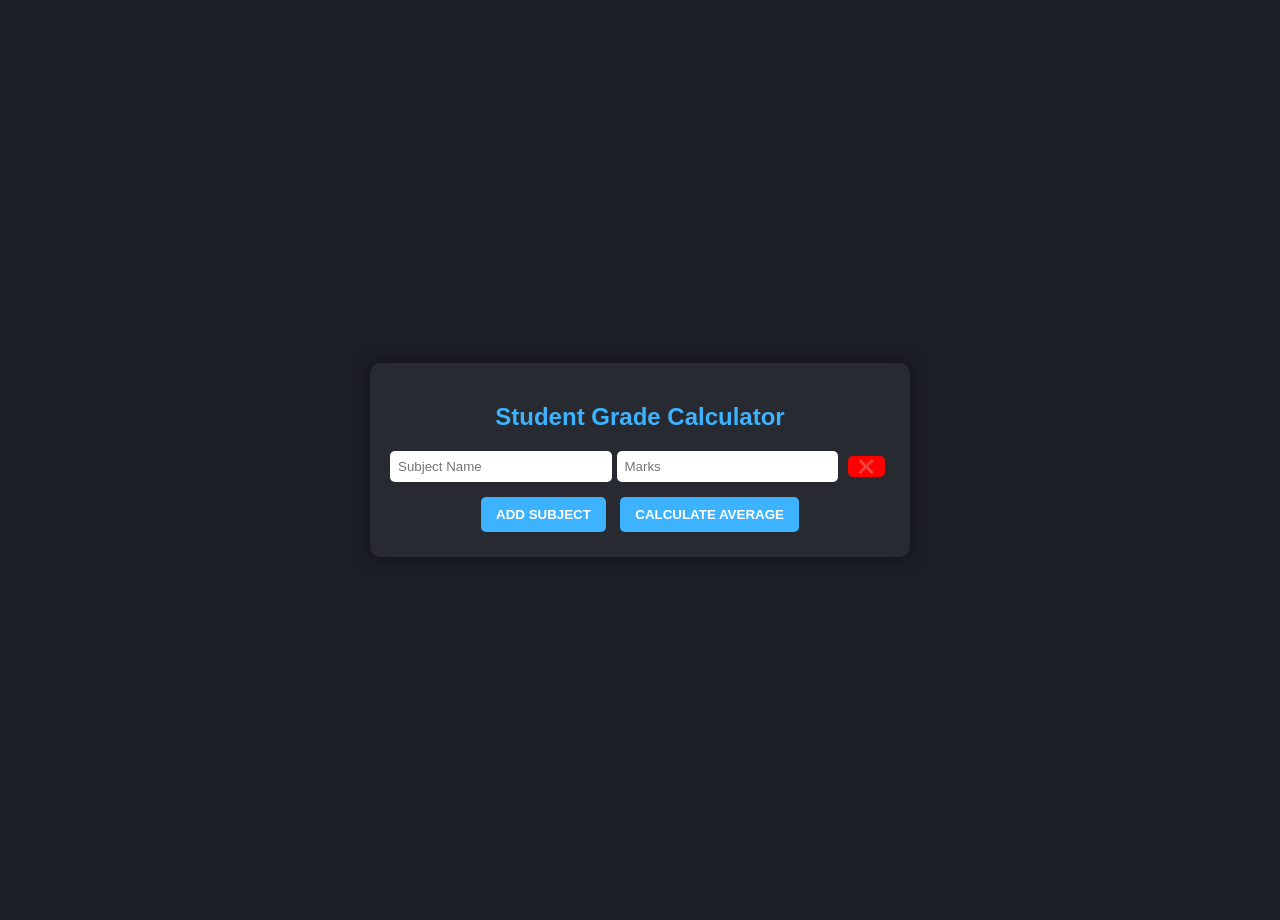
<file: student grade calculator.html/index.html>
<!DOCTYPE html>
<html lang="en">
<head>
<meta charset="UTF-8">
<meta name="viewport" content="width=device-width, initial-scale=1.0">
<title>Student Grade Calculator</title>
<style>
    body {
        background: #1c1f26;
        font-family: Arial, sans-serif;
        display: flex;
        justify-content: center;
        align-items: center;
        min-height: 100vh;
        margin: 0;
        color: white;
        padding: 10px;
    }
    .container {
        background: rgba(255, 255, 255, 0.05);
        padding: 20px;
        border-radius: 10px;
        box-shadow: 0 0 20px rgba(0,0,0,0.5);
        text-align: center;
        width: 100%;
        max-width: 500px;
    }
    h2 {
        color: #3db3ff;
        margin-bottom: 20px;
        font-size: 1.5rem;
    }
    .subject {
        display: flex;
        margin-bottom: 10px;
        gap: 5px;
        flex-wrap: wrap;
    }
    .subject input {
        flex: 1;
        padding: 8px;
        border: none;
        border-radius: 5px;
        outline: none;
        min-width: 100px;
    }
    .remove-btn {
        background: red;
        border: none;
        color: white;
        padding: 0 10px;
        cursor: pointer;
        border-radius: 5px;
        font-weight: bold;
        transition: background 0.3s;
    }
    .remove-btn:hover {
        background: darkred;
    }
    button {
        background: #3db3ff;
        color: white;
        padding: 10px 15px;
        border: none;
        border-radius: 5px;
        cursor: pointer;
        margin: 5px;
        font-weight: bold;
        transition: background 0.3s;
    }
    button:hover {
        background: #2a91d6;
    }

    #result-box {
        margin-top: 20px;
        background: rgba(255, 255, 255, 0.07);
        padding: 15px;
        border-radius: 10px;
        display: none;
    }
    #result-box h3 {
        margin: 0;
        font-size: 1.2rem;
        font-weight: bold;
    }
    #percentage {
        font-size: 2rem;
        font-weight: bold;
        color: #3db3ff;
        margin: 10px 0;
    }
    #feedback {
        font-size: 0.95rem;
        color: #ccc;
    }

    @media (max-width: 500px) {
        .subject {
            flex-direction: column;
        }
        .remove-btn {
            width: 100%;
        }
    }
</style>
</head>
<body>

<div class="container">
    <h2>Student Grade Calculator</h2>

    <div id="subjects">
        <div class="subject">
            <input type="text" placeholder="Subject Name">
            <input type="number" placeholder="Marks">
            <button class="remove-btn" onclick="this.parentElement.remove()">❌</button>
        </div>
    </div>

    <button onclick="addSubject()">ADD SUBJECT</button>
    <button onclick="calculateAverage()">CALCULATE AVERAGE</button>

    <!-- Result Section -->
    <div id="result-box">
        <h3>Results</h3>
        <div id="percentage"></div>
        <div id="feedback"></div>
    </div>
</div>

<script>
    function addSubject() {
        const subjectsDiv = document.getElementById('subjects');
        const newSubject = document.createElement('div');
        newSubject.classList.add('subject');
        newSubject.innerHTML = `
            <input type="text" placeholder="Subject Name">
            <input type="number" placeholder="Marks">
            <button class="remove-btn" onclick="this.parentElement.remove()">❌</button>
        `;
        subjectsDiv.appendChild(newSubject);
    }

    function calculateAverage() {
        const marks = document.querySelectorAll('#subjects input[type="number"]');
        let total = 0, count = 0;
        
        marks.forEach(input => {
            if(input.value !== "") {
                total += parseFloat(input.value);
                count++;
            }
        });

        if(count === 0) {
            alert("Please enter at least one subject with marks!");
            return;
        }

        let average = total / count;
        let feedbackText = "";

        if (average >= 90) {
            feedbackText = "Outstanding performance! Keep it up! 🎉";
        } else if (average >= 75) {
            feedbackText = "Good job! You can aim even higher! 💪";
        } else if (average >= 50) {
            feedbackText = "Fair performance. You can do better! 👍";
        } else {
            feedbackText = "Needs improvement. Keep practicing! 📚";
        }

        document.getElementById('percentage').textContent = `${average.toFixed(2)}%`;
        document.getElementById('feedback').textContent = feedbackText;

        document.getElementById('result-box').style.display = 'block';
    }
</script>

</body>
</html>
</file>
